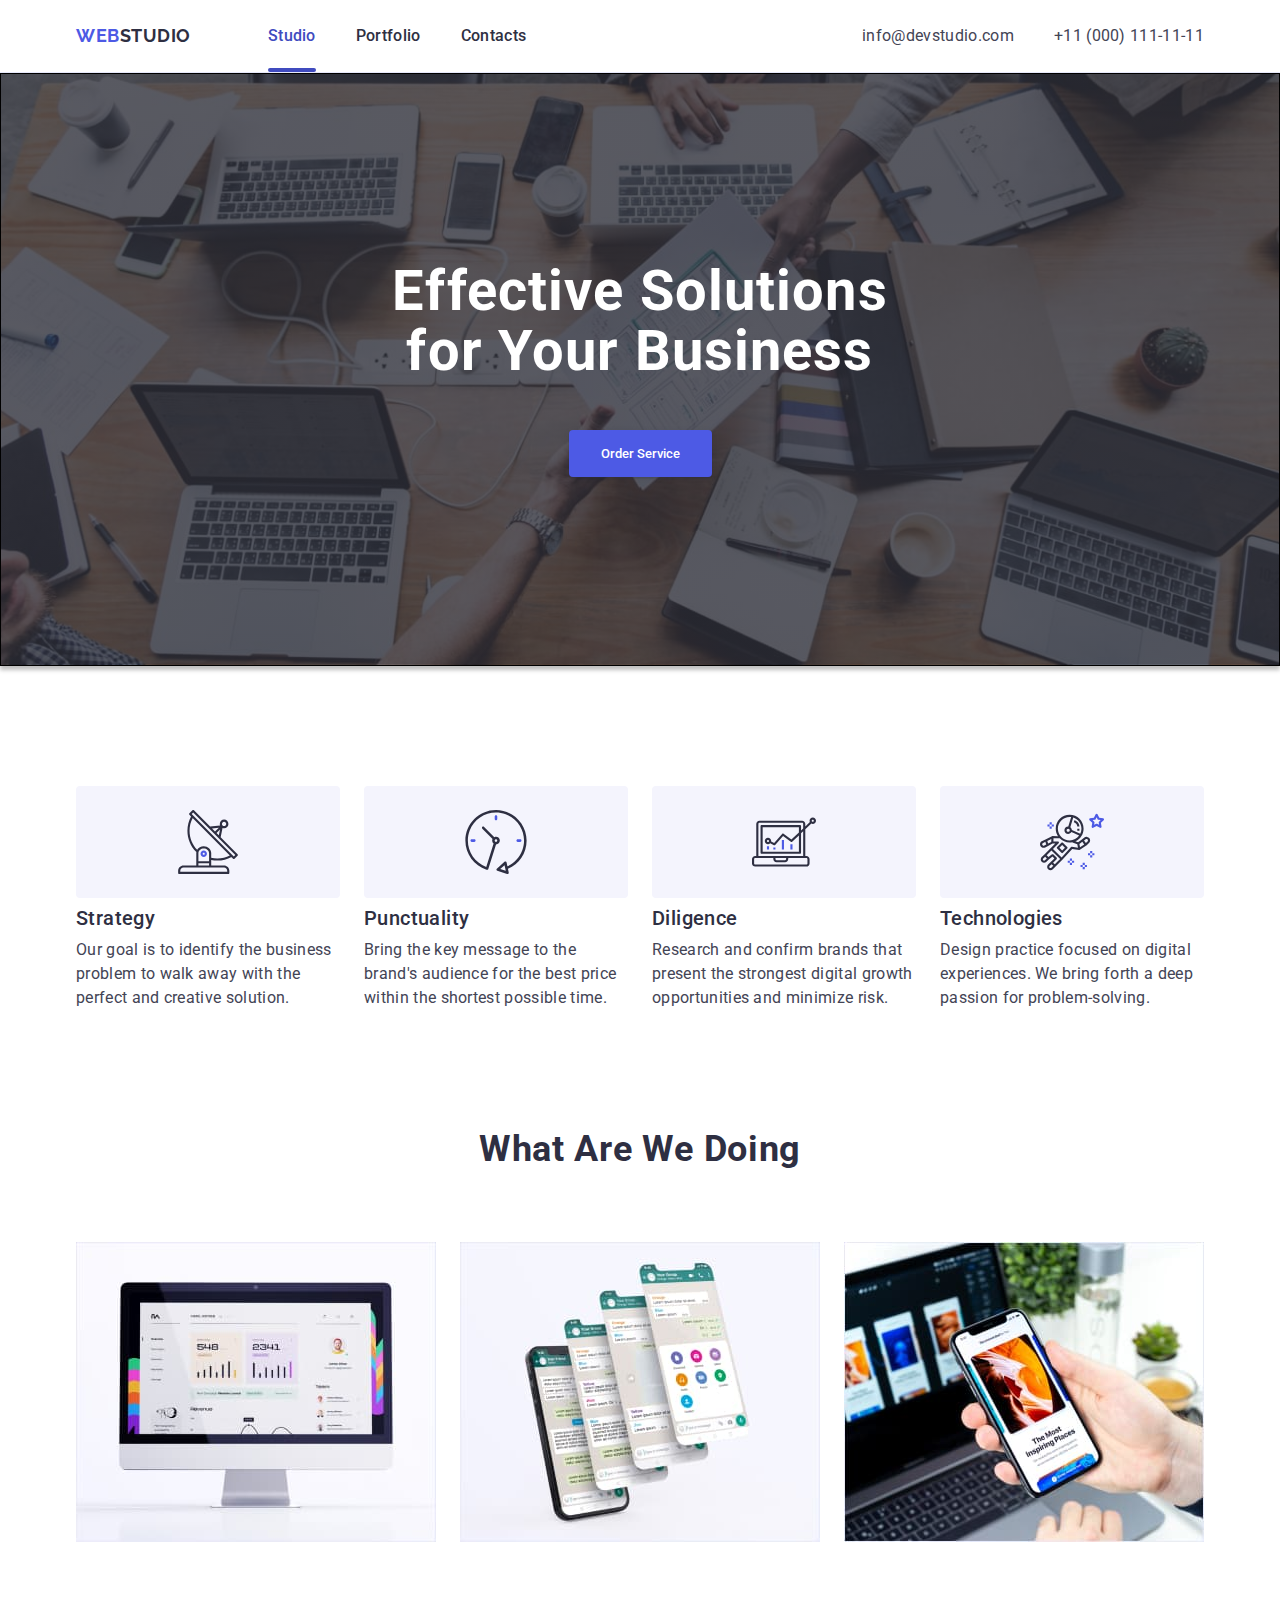
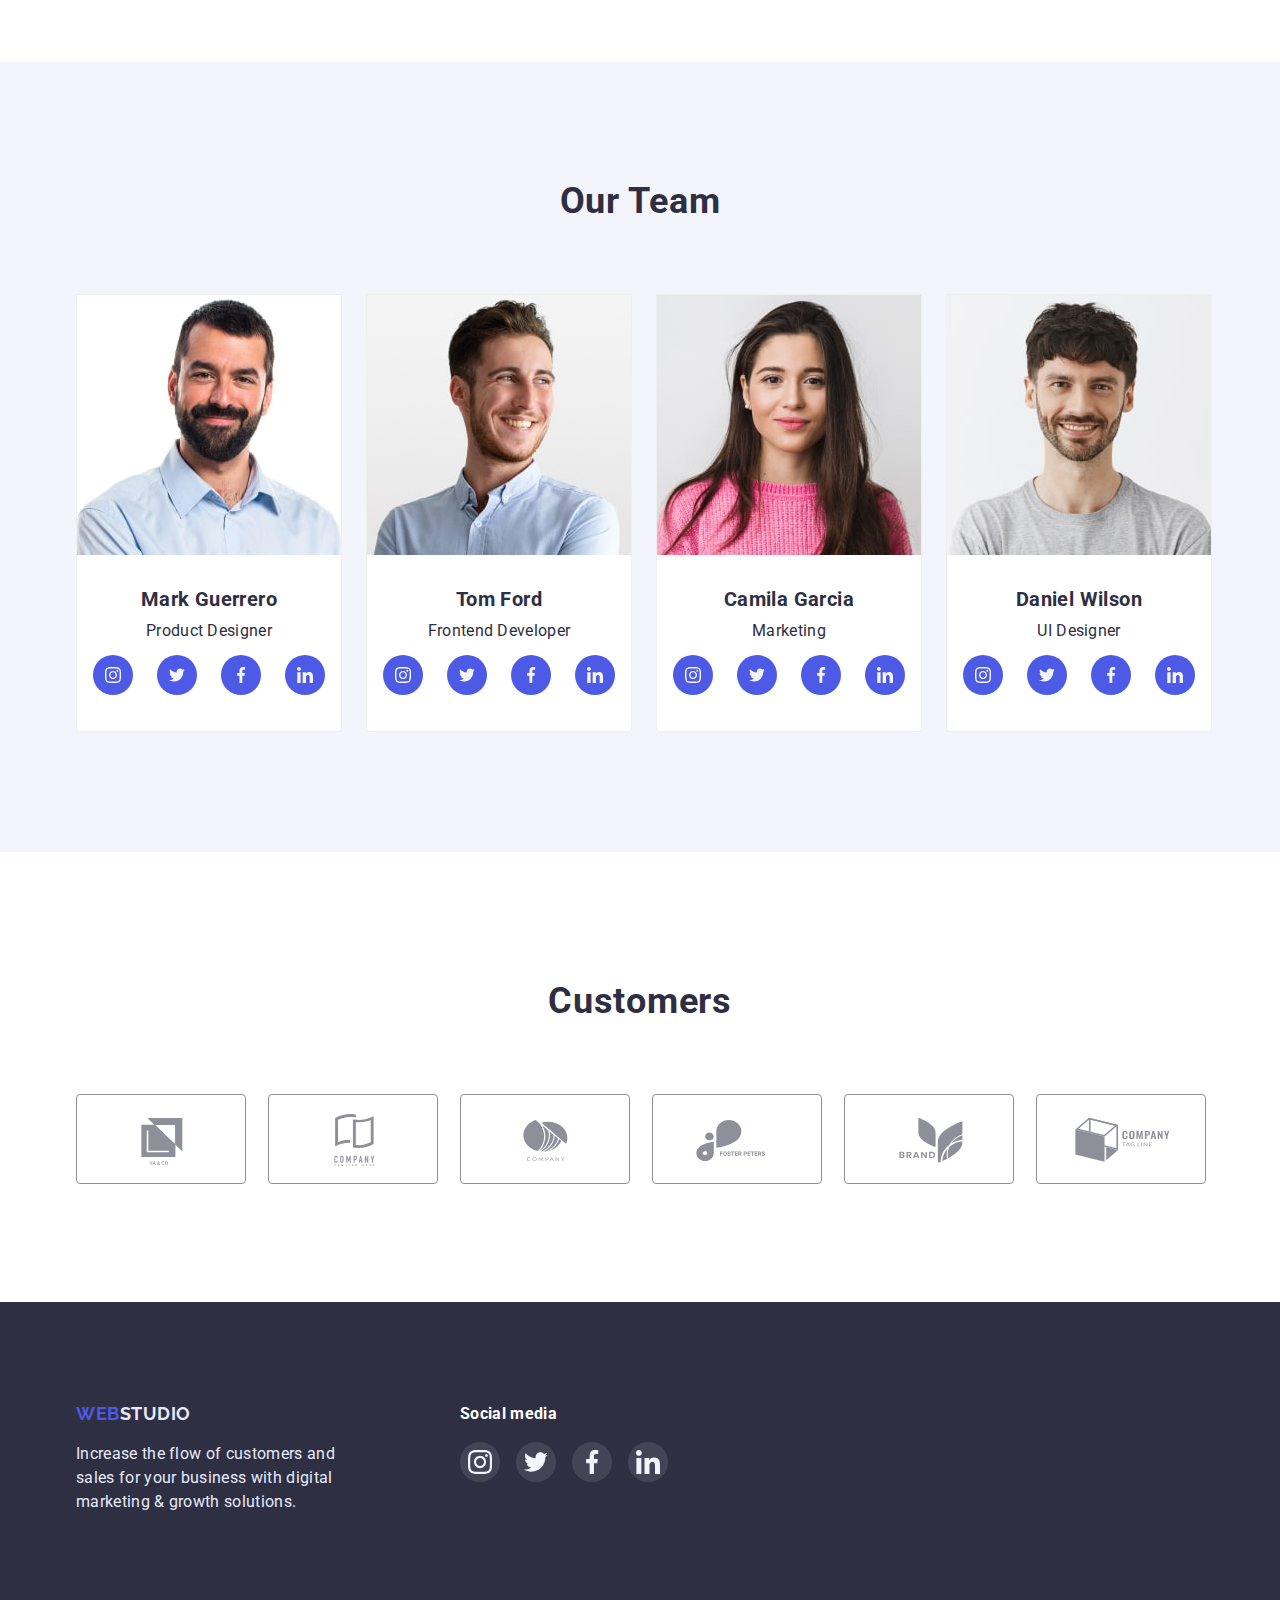
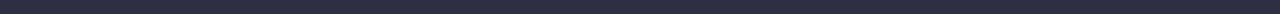
<file: index.html>
<!DOCTYPE html>
<html lang="en">

<head>
    <meta charset="UTF-8">
    <meta http-equiv="X-UA-Compatible" content="IE=edge">
    <meta name="viewport" content="width=device-width, initial-scale=1.0">
    <title>goit-markup-hw-05</title>

    <link rel="preconnect" href="https://fonts.googleapis.com">
    <link rel="preconnect" href="https://fonts.gstatic.com" crossorigin>
    <link
        href="https://fonts.googleapis.com/css2?family=Raleway:wght@700&family=Roboto:wght@400;500;700;900&display=swap"
        rel="stylesheet">
    <link rel="stylesheet" href="./css/style.css">
</head>

<body>
    
    <header class="header">
        <div class="container link">
            <nav class="navigation">
                <a href="./index.html" class="header-logo"><span class="color-web">Web</span>Studio</a>

                <ul class="header-list">
                    <li><a href="./index.html" class="header-link underline">Studio</a></li>
                    <li><a href="./portfolio.html" class="header-link">Portfolio</a></li>
                    <li><a href="" class="header-link">Contacts</a></li>
                </ul>
            </nav>
            <ul class="header-contacts">
                <li class="header-mail">
                    <a class="contacts" href="mailto:info@devstudio.com">info@devstudio.com</a>
                </li>
                <li class="header-phone">
                    <a class="contacts" href="tel:+11(000)1111111">+11 (000) 111-11-11</a>
                </li>
            </ul>
            
        </div>
    </header>

    <main>

        <section class="body background-body">
            <div class="container">
                <h1 class="body-title">Effective Solutions for Your Business</h1>
                <button data-modal-open class="body-title-btn" type="button">Order Service</button>
            </div>
        </section>

        <section class="section-slogan">
            <!-- <h2>section 2</h2> -->
            <div class="container">
                <ul class="section-slogan-col">
                    <li class="col">
                        <div class="slogan-icon">
                            <svg class="section-slogan-icon">
                                <use href="./img/symbol-defs.svg#icon-antenna"></use>
                            </svg>
                        </div>
                        <h3 class="slogan">Strategy</h3>
                        <p class="text">Our goal is to identify the business
                            problem to walk away with the perfect and creative solution. 
                        </p>
                    </li>
                    <li class="col">
                        <div class="slogan-icon">
                            <svg class="section-slogan-icon">
                                <use class="slogan-icon" href="./img/symbol-defs.svg#icon-clock"></use>
                            </svg>
                        </div>
                        <h3 class="slogan">Punctuality</h3>
                        <p class="text">Bring the key message to the brand's audience for the best price within the shortest
                            possible time.</p>
                    </li>
                    <li class="col">
                        <div class="slogan-icon">
                            <svg class="section-slogan-icon">
                                <use href="./img/symbol-defs.svg#icon-diagram"></use>
                            </svg>
                        </div>
                        <h3 class="slogan">Diligence</h3>
                        <p class="text">Research and confirm brands that present the strongest digital growth opportunities
                            and minimize
                            risk.</p>
                    </li>
                    <li class="col">
                        <div class="slogan-icon">
                            <svg class="section-slogan-icon">
                                <use href="./img/symbol-defs.svg#icon-astronaut"></use>
                            </svg>
                        </div>
                        <h3 class="slogan">Technologies</h3>
                        <p class="text">Design practice focused on digital experiences. We bring forth a deep passion for
                            problem-solving.</p>
                    </li>
                </ul>
            </div>
        </section>

        <section class="section">
            <div class="container">
                <h2 class="heading">What are we doing</h2>
                <ul class="image">
                    <li>
                        <img width="360" height="300" src="img/photo-1.jpg" alt="Monitor image">
                    </li>
                                        
                    <li>
                        <img width="360" height="300" src="img/photo-2.jpg" alt="Smartphone image">
                    </li>
                    
                    <li>
                        <img width="360" height="300" src="img/photo-3.jpg" alt="Image of smartphone and laptop">
                    </li>
                </ul>
                
            </div>
        </section>

        <section class="section-team">
            <div class="container">
                <h2 class="heading">Our Team</h2>
                <ul class="container-team">
                
                    <li class="section-team-item">
                        <img class="img" width="264" height="260" src="img/employee-1.jpg" alt="Photo of the employee">
                        <div class="employee-desc">
                            <h3 class="employee">Mark Guerrero</h3>
                            <p class="desc">Product Designer</p>
                            <ul class="team-soc-list">
                                <li class="team-soc-item">
                                    <a href="#" class="team-soc-link">
                                        <svg class="team-soc-icon">
                                            <use href="./img/icons.svg#icon-instagram"></use>
                                        </svg>
                                    </a>
                                </li>
                                <li class="team-soc-item">
                                    <a href="#" class="team-soc-link">
                                        <svg class="team-soc-icon">
                                            <use href="./img/icons.svg#icon-twitter"></use>
                                        </svg>
                                    </a>
                                </li>
                                <li class="team-soc-item">
                                    <a href="#" class="team-soc-link">
                                        <svg class="team-soc-icon">
                                            <use href="./img/icons.svg#icon-facebook"></use>
                                        </svg>
                                    </a>
                                </li>
                                <li class="team-soc-item">
                                    <a href="#" class="team-soc-link">
                                        <svg class="team-soc-icon">
                                            <use href="./img/icons.svg#icon-linkedin"></use>
                                        </svg>
                                    </a>
                                </li>
                            </ul>
                        </div>
                    </li>

                    <li class="section-team-item">
                        <img class="img" width="264" height="260" src="img/employee-2.jpg" alt="Photo of the employee">
                        <div class="employee-desc">
                            <h3 class="employee">Tom Ford</h3>
                            <p class="desc">Frontend Developer</p>
                            <ul class="team-soc-list">
                                <li class="team-soc-item">
                                    <a href="#" class="team-soc-link">
                                        <svg class="team-soc-icon">
                                            <use href="./img/icons.svg#icon-instagram"></use>
                                        </svg>
                                    </a>
                                </li>
                                <li class="team-soc-item">
                                    <a href="#" class="team-soc-link">
                                        <svg class="team-soc-icon">
                                            <use href="./img/icons.svg#icon-twitter"></use>
                                        </svg>
                                    </a>
                                </li>
                                <li class="team-soc-item">
                                    <a href="#" class="team-soc-link">
                                        <svg class="team-soc-icon">
                                            <use href="./img/icons.svg#icon-facebook"></use>
                                        </svg>
                                    </a>
                                </li>
                                <li class="team-soc-item">
                                    <a href="#" class="team-soc-link">
                                        <svg class="team-soc-icon">
                                            <use href="./img/icons.svg#icon-linkedin"></use>
                                        </svg>
                                    </a>
                                </li>
                            </ul>
                        </div>
                    </li>

                    <li class="section-team-item">
                        <img class="img" width="264" height="260" src="img/employee-3.jpg" alt="Photo of the employee">
                        <div class="employee-desc">
                            <h3 class="employee">Camila Garcia</h3>
                            <p class="desc">Marketing</p>
                            <ul class="team-soc-list">
                                <li class="team-soc-item">
                                    <a href="#" class="team-soc-link">
                                        <svg class="team-soc-icon">
                                            <use href="./img/icons.svg#icon-instagram"></use>
                                        </svg>
                                    </a>
                                </li>
                                <li class="team-soc-item">
                                    <a href="#" class="team-soc-link">
                                        <svg class="team-soc-icon">
                                            <use href="./img/icons.svg#icon-twitter"></use>
                                        </svg>
                                    </a>
                                </li>
                                <li class="team-soc-item">
                                    <a href="#" class="team-soc-link">
                                        <svg class="team-soc-icon">
                                            <use href="./img/icons.svg#icon-facebook"></use>
                                        </svg>
                                    </a>
                                </li>
                                <li class="team-soc-item">
                                    <a href="#" class="team-soc-link">
                                        <svg class="team-soc-icon">
                                            <use href="./img/icons.svg#icon-linkedin"></use>
                                        </svg>
                                    </a>
                                </li>
                            </ul>
                        </div>
                    </li>

                    <li class="section-team-item">
                        <img class="img" width="264" height="260" src="img/employee-4.jpg" alt="Photo of the employee">
                        <div class="employee-desc">
                            <h3 class="employee">Daniel Wilson</h3>
                            <p class="desc">UI Designer</p>
                            <ul class="team-soc-list">
                                <li class="team-soc-item">
                                    <a href="#" class="team-soc-link">
                                        <svg class="team-soc-icon">
                                            <use href="./img/icons.svg#icon-instagram"></use>
                                        </svg>
                                    </a>
                                </li>
                                <li class="team-soc-item">
                                    <a href="#" class="team-soc-link">
                                        <svg class="team-soc-icon">
                                            <use href="./img/icons.svg#icon-twitter"></use>
                                        </svg>
                                    </a>
                                </li>
                                <li class="team-soc-item">
                                    <a href="#" class="team-soc-link">
                                        <svg class="team-soc-icon">
                                            <use href="./img/icons.svg#icon-facebook"></use>
                                        </svg>
                                    </a>
                                </li>
                                <li class="team-soc-item">
                                    <a href="#" class="team-soc-link">
                                        <svg class="team-soc-icon">
                                            <use href="./img/icons.svg#icon-linkedin"></use>
                                        </svg>
                                    </a>
                                </li>
        
                            </ul>
                        </div>
                    </li>
                    
                </ul>
            </div>
        </section>

        <section class="customers-section">
            <div class="container">
                <h2 class="heading">Customers</h2>
                <div class="customers-icons">
                    <ul class="customers-list">
                        <li class="customers-item">
                            <a href="#" class="customers-link">
                                <svg class="svg-customers">
                                    <use href="./img/customers.svg#icon-customer-1"></use>
                                </svg>
                            </a>
                        </li>
                        <li class="customers-item">
                            <a href="#" class="customers-link">
                                <svg class="svg-customers">
                                    <use href="./img/customers.svg#icon-customer-2"></use>
                                </svg>
                            </a>
                        </li>
                        <li class="customers-item">
                            <a href="#" class="customers-link">
                                <svg class="svg-customers">
                                    <use href="./img/customers.svg#icon-customer-3"></use>
                                </svg>
                            </a>
                        </li>
                        <li class="customers-item">
                            <a href="#" class="customers-link">
                                <svg class="svg-customers">
                                    <use href="./img/customers.svg#icon-customer-4"></use>
                                </svg>
                            </a>
                        </li>
                        <li class="customers-item">
                            <a href="#" class="customers-link">
                                <svg class="svg-customers">
                                    <use href="./img/customers.svg#icon-customer-5"></use>
                                </svg>
                            </a>
                        </li>
                        <li class="customers-item">
                            <a href="#" class="customers-link">
                                <svg class="svg-customers">
                                    <use href="./img/customers.svg#icon-customer-6"></use>
                                </svg>
                            </a>
                        </li>
                    </ul>
                </div>
            </div>
        </section>

    </main>

    <footer class="footer">
        <div class="footer-container container">
            <div class="container-logo">
                <a href="/" class="logo-footer"><span class="color-web">Web</span>Studio</a>
                <p>Increase the flow of customers and sales for your business with digital marketing & growth solutions.</p>
            </div>
            <div class="container-soc">
                <p class="footer-header">Social media</p>
                <div class="footer-container-soc">
                    <ul class="container-soc-list">
                        <li class="container-soc-item">
                            <a href="#" class="container-soc-link">
                                <svg class="container-soc-icon">
                                    <use href="./img/icons.svg#icon-instagram"></use>
                                </svg>
                            </a>
                        </li>
                        <li class="container-soc-item">
                            <a href="#" class="container-soc-link">
                                <svg class="container-soc-icon">
                                    <use href="./img/icons.svg#icon-twitter"></use>
                                </svg>
                            </a>
                        </li>
                        <li class="container-soc-item">
                            <a href="#" class="container-soc-link">
                                <svg class="container-soc-icon">
                                    <use href="./img/icons.svg#icon-facebook"></use>
                                </svg>
                            </a>
                        </li>
                        <li class="container-soc-item">
                            <a href="#" class="container-soc-link">
                                <svg class="container-soc-icon">
                                    <use href="./img/icons.svg#icon-linkedin"></use>
                                </svg>
                            </a>
                        </li>
                    </ul>
                </div>
            </div>
        </div>
    </footer>

    <div class="backdrop is-hidden" data-modal>
        <div class="modal">
            <button data-modal-close type="button" class="modal-btn">
                <svg class="modal-icon" width="8" height="8">
                    <use href="./img/icons.svg#icon-close"></use>
                </svg>
            </button>
        </div>
    </div>
    <script src="./js/modal.js"></script>

</body>

</html>
</file>
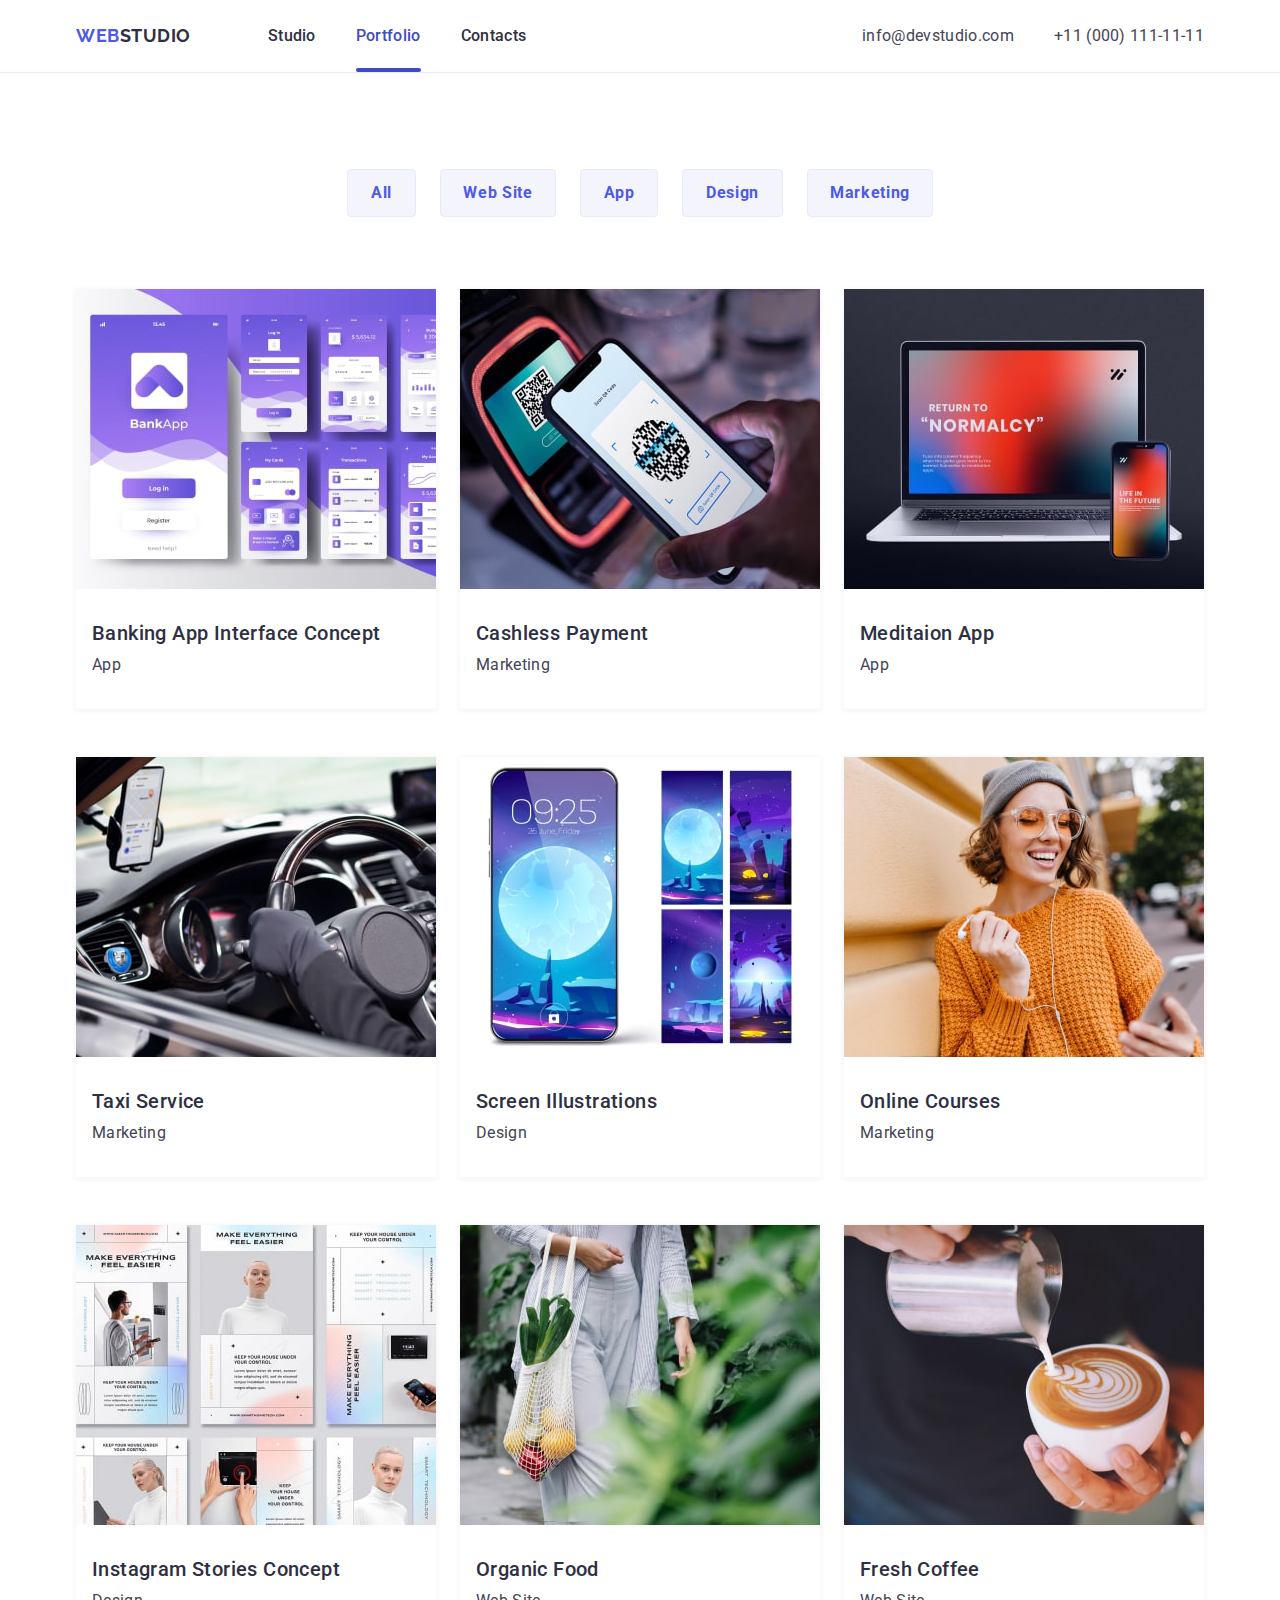
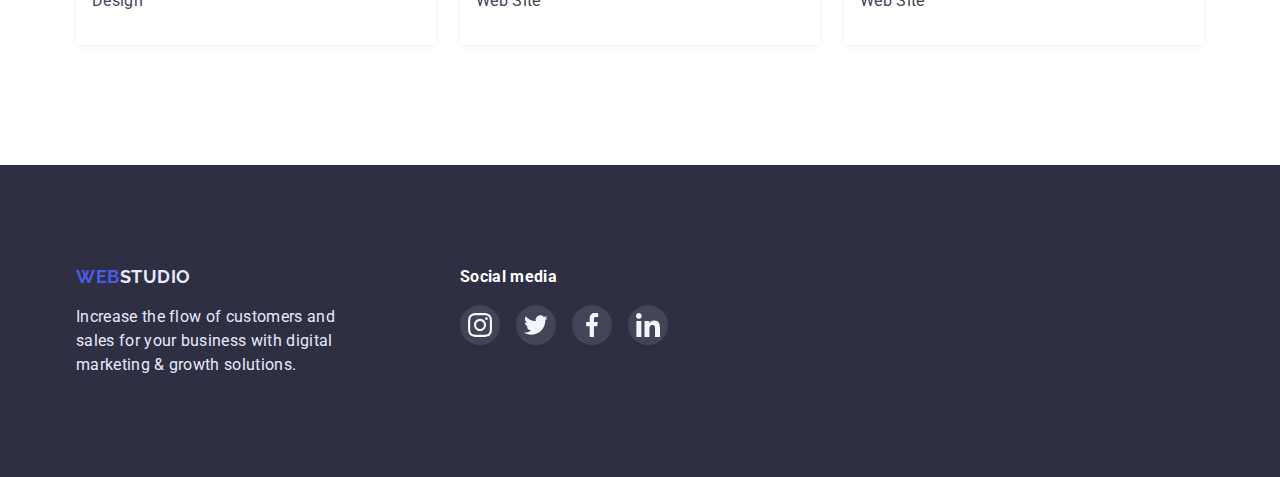
<file: portfolio.html>
<!DOCTYPE html>
<html lang="en">

<head>
    <meta charset="UTF-8">
    <meta http-equiv="X-UA-Compatible" content="IE=edge">
    <meta name="viewport" content="width=device-width, initial-scale=1.0">
    <title>goit-markup-hw-05/portfolio</title>

    <link rel="preconnect" href="https://fonts.googleapis.com">
    <link rel="preconnect" href="https://fonts.gstatic.com" crossorigin>
    <link
        href="https://fonts.googleapis.com/css2?family=Raleway:wght@700&family=Roboto:wght@400;500;700;900&display=swap"
        rel="stylesheet">
    <link rel="stylesheet" href="./css/style.css">
</head>

<body>
    <header class="header">
        <div class="container link">
            <nav class="navigation">
                <a href="index.html" class="header-logo"><span class="color-web">Web</span>Studio</a>

                <ul class="header-list">
                    <li><a href="./index.html" class="header-link">Studio</a></li>
                    <li><a href="./portfolio.html" class="header-link underline">Portfolio</a></li>
                    <li><a href="#" class="header-link">Contacts</a></li>
                </ul>
            </nav>

            <ul class="header-contacts">
                <li class="header-mail">
                    <a class="contacts" href="mailto:info@devstudio.com">info@devstudio.com</a>
                </li>
                <li class="header-phone">
                    <a class="contacts" href="tel:+11(000)1111111">+11 (000) 111-11-11</a>
                </li>
            </ul>
            
        </div>
    </header>

    <main>

        <section class="body-btn">

            <div class="container">

                <h1 class="container-portfolio">Portfolio</h1>
            
                <ul class="container-body">

                    <li>
                        <button class="body-btn-all" type="button">All</button>
                    </li>

                    <li>
                        <button class="body-btn-web" type="button">Web Site</button>
                    </li>

                    <li>
                        <button class="body-btn-app" type="button">App</button>
                    </li>

                    <li>
                        <button class="body-btn-design" type="button">Design</button>
                    </li>

                    <li>
                        <button class="body-btn-marketing" type="button">Marketing</button>
                    </li>
                </ul>

                <ul class="container-items">

                    <!--<h2>Items</h2>-->

                    <li class="body-btn-items">
                        <a class="portfolio-link" href="#">
                            <div class="portfolio-link-img">
                                <div class="overlay">
                                    <img width="360" height="300" src="./img/portfolio-1.jpg" alt="App in phone">
                                    <div class="box-slyde">
                                        <p class="content-slyde">14 Stylish and User-Friendly App Design Concepts · Task Manager App · Calorie Tracker App · Exotic Fruit Ecommerce App · Cloud Storage App</p>
                                    </div>
                                </div>
                                <div class="container-body-dtn">
                                    <h3>Banking App Interface Concept</h3>
                                    <p>App</p>
                                </div>
                            </div>
                        </a>
                    </li>

                    <li class="body-btn-items">
                        <a class="portfolio-link" href="#">
                            <div class="portfolio-link-img">
                                <div class="overlay">
                                    <img width="360" height="300" src="./img/portfolio-2.jpg" alt="Cashless payment">
                                    <div class="box-slyde">
                                        <p class="content-slyde">14 Stylish and User-Friendly App Design Concepts · Task Manager App · Calorie Tracker App · Exotic Fruit Ecommerce App · Cloud Storage App</p>
                                    </div>
                                </div>
                                <div class="container-body-dtn">
                                    <h3>Cashless Payment</h3>
                                    <p>Marketing</p>
                                </div>
                            </div>
                        </a>
                    </li>

                    <li class="body-btn-items">
                        <a class="portfolio-link" href="#">
                            <div class="portfolio-link-img">
                                <div class="overlay">
                                    <img width="360" height="300" src="./img/portfolio-3.jpg" alt="Meditaion app">
                                    <div class="box-slyde">
                                        <p class="content-slyde">14 Stylish and User-Friendly App Design Concepts · Task Manager App · Calorie Tracker App · Exotic Fruit Ecommerce App · Cloud Storage App</p>
                                    </div>
                                </div>
                                <div class="container-body-dtn">
                                    <h3>Meditaion App</h3>
                                    <p>App</p>
                                </div>
                            </div>
                        </a>
                    </li>

                    <li class="body-btn-items">
                        <a class="portfolio-link" href="#">
                            <div class="portfolio-link-img">
                                <div class="overlay">
                                    <img width="360" height="300" src="./img/portfolio-4.jpg" alt="Taxi service">
                                    <div class="box-slyde">
                                        <p class="content-slyde">14 Stylish and User-Friendly App Design Concepts · Task Manager App · Calorie Tracker App · Exotic Fruit Ecommerce App · Cloud Storage App</p>
                                    </div>
                                </div>
                                <div class="container-body-dtn">
                                    <h3>Taxi Service</h3>
                                    <p>Marketing</p>
                                </div>
                            </div>
                        </a>
                    </li>

                    <li class="body-btn-items">
                        <a class="portfolio-link" href="#">
                            <div class="portfolio-link-img">
                                <div class="overlay">
                                    <img width="360" height="300" src="./img/portfolio-5.jpg" alt="Screen illustrations">
                                    <div class="box-slyde">
                                        <p class="content-slyde">14 Stylish and User-Friendly App Design Concepts · Task Manager App · Calorie Tracker App · Exotic Fruit Ecommerce App · Cloud Storage App</p>
                                    </div>
                                </div>
                                <div class="container-body-dtn">
                                    <h3>Screen Illustrations</h3>
                                    <p>Design</p>
                                </div>
                            </div>
                        </a>
                    </li>

                    <li class="body-btn-items">
                        <a class="portfolio-link" href="#">
                            <div class="portfolio-link-img">
                                <div class="overlay">
                                    <img width="360" height="300" src="./img/portfolio-6.jpg" alt="Online courses">
                                    <div class="box-slyde">
                                        <p class="content-slyde">14 Stylish and User-Friendly App Design Concepts · Task Manager App · Calorie Tracker App · Exotic Fruit Ecommerce App · Cloud Storage App</p>
                                    </div>
                                </div>
                                <div class="container-body-dtn">
                                    <h3>Online Courses</h3>
                                    <p>Marketing</p>
                                </div>
                            </div>
                        </a>
                    </li>

                    <li class="body-btn-items">
                        <a class="portfolio-link" href="#">
                            <div class="portfolio-link-img">
                                <div class="overlay">
                                    <img width="360" height="300" src="./img/portfolio-7.jpg" alt="Instagram stories concept">
                                    <div class="box-slyde">
                                        <p class="content-slyde">14 Stylish and User-Friendly App Design Concepts · Task Manager App · Calorie Tracker App · Exotic Fruit Ecommerce App · Cloud Storage App</p>
                                    </div>
                                </div>
                                <div class="container-body-dtn">
                                    <h3>Instagram Stories Concept</h3>
                                    <p>Design</p>
                                </div>
                            </div>
                        </a>
                    </li>

                    <li class="body-btn-items">
                        <a class="portfolio-link" href="#">
                            <div class="portfolio-link-img">
                                <div class="overlay">
                                    <img width="360" height="300" src="./img/portfolio-8.jpg" alt="Organic food">
                                    <div class="box-slyde">
                                        <p class="content-slyde">14 Stylish and User-Friendly App Design Concepts · Task Manager App · Calorie Tracker App · Exotic Fruit Ecommerce App · Cloud Storage App</p>
                                    </div>
                                </div>
                                <div class="container-body-dtn">
                                    <h3>Organic Food</h3>
                                    <p>Web Site</p>
                                </div>
                            </div>
                        </a>
                    </li>

                    <li class="body-btn-items">
                        <a class="portfolio-link" href="#">
                            <div class="portfolio-link-img">
                                <div class="overlay">
                                    <img width="360" height="300" src="./img/portfolio-9.jpg" alt="Fresh coffee">
                                    <div class="box-slyde">
                                        <p class="content-slyde">14 Stylish and User-Friendly App Design Concepts · Task Manager App · Calorie Tracker App · Exotic Fruit Ecommerce App · Cloud Storage App</p>
                                    </div>
                                </div>
                                <div class="container-body-dtn">
                                    <h3>Fresh Coffee</h3>
                                    <p>Web Site</p>
                                </div>
                            </div>
                        </a>
                    </li>
                    

                </ul>

            </div>

        </section>

    </main>

    <footer class="footer">
        <div class="footer-container container">
            <div class="container-logo">
                <a href="/" class="logo-footer"><span class="color-web">Web</span>Studio</a>
                <p>Increase the flow of customers and sales for your business with digital marketing & growth solutions.</p>
            </div>
            <div class="container-soc">
                <p class="footer-header">Social media</p>
                <div class="footer-container-soc">
                    <ul class="container-soc-list">
                        <li class="container-soc-item">
                            <a href="#" class="container-soc-link">
                                <svg class="container-soc-icon">
                                    <use href="./img/icons.svg#icon-instagram"></use>
                                </svg>
                            </a>
                        </li>
                        <li class="container-soc-item">
                            <a href="#" class="container-soc-link">
                                <svg class="container-soc-icon">
                                    <use href="./img/icons.svg#icon-twitter"></use>
                                </svg>
                            </a>
                        </li>
                        <li class="container-soc-item">
                            <a href="#" class="container-soc-link">
                                <svg class="container-soc-icon">
                                    <use href="./img/icons.svg#icon-facebook"></use>
                                </svg>
                            </a>
                        </li>
                        <li class="container-soc-item">
                            <a href="#" class="container-soc-link">
                                <svg class="container-soc-icon">
                                    <use href="./img/icons.svg#icon-linkedin"></use>
                                </svg>
                            </a>
                        </li>
                    </ul>
                </div>
            </div>
        </div>
    </footer>

</body>

</html>
</file>
<file: css/style.css>
body {
    font-family: 'Raleway', sans-serif;
    font-family: 'Roboto', sans-serif;
    margin: 0;
}

img {
    display: block;
}

.container {
    max-width: 1128px;
    margin: 0 auto;
    padding-left: 15px;
    padding-right: 15px;
}

.color-web {
    font-weight: 700;
    font-size: 18px;
    line-height: 1.33;
    letter-spacing: 0.03em;
    text-transform: uppercase;
    color: #4D5AE5;
    text-decoration: none;
}

.header {
    border-bottom: 1px solid #E7E9FC;

}

.link {
    display: flex;
    align-items: center;
}

.navigation {
    display: flex;
    align-items: center;
}

.header-logo {
    font-family: 'Raleway';
    font-weight: 700;
    font-size: 18px;
    line-height: 1.33;
    display: flex;
    align-items: center;
    letter-spacing: 0.03em;
    text-transform: uppercase;
    color: #2E2F42;
    text-decoration: none;
    margin-right: 77px;
}


.header-list {
    display: flex;
    list-style: none;
    padding: 0;
    margin-top: 0;
    margin-bottom: 0;
}

.header-list li {
    margin-right: 40px;
}

.header-list li:last-child {
    margin-right: 0;
}

.header-link {
    font-weight: 500;
    font-size: 16px;
    line-height: 1.5;
    letter-spacing: 0.02em;
    color: #2E2F42;
    text-decoration: none;
    font-family: inherit;
    display: block;
    padding-top: 24px;
    padding-bottom: 24px;
    position: relative;
    transition: color 250ms cubic-bezier(0.4, 0, 0.2, 1);
}

.header-link:hover,
.header-link:focus {
    color: #434455;
}

.header-link:active {
    color: #4D5AE5;
}

.underline::after {
    position: absolute;
    content: "";
    display: block;
    width: 100%;
    height: 4px;
    background-color: #404BBF;
    bottom: 0;
    left: 0;
    border-radius: 2px;

}

.underline {
    color: #404BBF;
}

.header-contacts {
    display: flex;
    margin-left: auto;

    list-style: none;
    margin-top: 0;
    margin-bottom: 0;
    padding: 0;
}


.header-contacts li {
    margin-right: 40px;
}

.header-contacts li:last-child {
    margin-right: 0;
}

.contacts {
    color: #434455;
    font-size: 16;
    line-height: 1.5;
    letter-spacing: 0.02em;
    text-decoration: none;

    transition: color 250ms cubic-bezier(0.4, 0, 0.2, 1);
}

.contacts:focus,
.contacts:hover {
    color: #404BBF;
}

.body {
    text-align: center;
    padding-top: 188px;
    padding-bottom: 188px;
}


.body-title {
    font-family: 'Roboto';
    font-weight: 700;
    font-size: 56px;
    line-height: 1.07;
    letter-spacing: 0.02em;
    color: #FFFFFF;
    margin-top: 0;
    margin-bottom: 48px;
    width: 496px;
    margin-left: auto;
    margin-right: auto;
    transition: color 250ms cubic-bezier(0.4, 0, 0.2, 1);
}

.body-title-btn:hover {
    background: #404BBF;
    box-shadow: 0px 4px 4px rgba(0, 0, 0, 0.15);
}

.body-title-btn {
    font-family: 'Roboto';
    font-weight: 500;
    display: flex;
    align-items: flex-start;
    padding: 16px 32px;
    background: #4D5AE5;
    color: #FFFFFF;
    cursor: pointer;
    border-radius: 4px;
    margin-left: auto;
    margin-right: auto;
    border: 0;
    box-shadow: 0px 1px 6px rgba(46, 47, 66, 0.08), 0px 1px 1px rgba(46, 47, 66, 0.16), 0px 2px 1px rgba(46, 47, 66, 0.08);
}

.background-body {
    max-width: 1440px;
    margin-left: auto;
    margin-right: auto;
    background-size: cover;
    background-position: center;
    background-repeat: no-repeat;
    background-image: linear-gradient(to right, rgba(47, 48, 58, 0.8), rgba(47, 48, 58, 0.8)), url("../img/body-fon\ \(1\).jpg");
    border: 1px solid #000000;
    box-sizing: border-box;
    box-shadow: 0px 4px 4px rgba(0, 0, 0, 0.25);
}

.section-slogan {
    padding-top: 120px;
    padding-bottom: 120px;
}

.section-slogan-col {
    display: flex;
    gap: 24px;
    list-style: none;
    padding-left: 0;
    margin: 0;
}


.slogan-icon {
    margin-bottom: 8px;
    width: 264px;
    height: 112px;
    justify-content: center;
    display: flex;
    border-radius: 4px;
    align-items: center;
    background: #F4F4FD;
}

.section-slogan-icon {
    width: 64px;
    height: 64px;
}

.slogan {
    font-family: 'Roboto';
    font-weight: 500;
    font-size: 20px;
    line-height: 1.2;
    letter-spacing: 0.02em;
    color: #2E2F42;
    width: 264px;
    height: 24px;
    margin: 0;

}

.text {
    font-size: 16px;
    line-height: 1.5;
    letter-spacing: 0.02em;
    color: #434455;
    width: 264px;
    height: 72px;
    margin-top: 8px;
    margin-bottom: 0;
}

.section {
    padding-bottom: 120px;
}

.heading {
    font-family: 'Roboto';
    font-weight: 700;
    font-size: 36px;
    line-height: 1.11;
    text-align: center;
    letter-spacing: 0.02em;
    text-transform: capitalize;
    color: #2E2F42;
    margin-top: 0;
    margin-bottom: 72px;
}

.image {
    display: flex;
    gap: 24px;
    list-style: none;
    margin-top: 0;
    margin-bottom: 0;
    padding-left: 0;
}

.section-team {
    background: #F4F4FD;
    padding-top: 120px;
    padding-bottom: 120px;
}

.container-team {
    display: flex;
    gap: 24px;
    margin: 0;
    padding-left: 0;
}

.section-team-item {
    list-style: none;
    display: flex;
    flex-direction: column;
    justify-content: center;
    margin-top: 0;
    margin-bottom: 0;
    padding-left: 0;
    background: #FFFFFF;
    box-sizing: border-box;
    text-align: center;
    border-radius: 0px 0px 4px 4px;
    border: 0.5px solid #2E2F4214;
}

.employee-desc {
    padding-top: 32px;
    padding-bottom: 36px;
}

.employee  {
    margin-top: 0;
    color: #2E2F42;
    font-size: 20px;
    line-height: 1.2;
    letter-spacing: 0.02em;
    font-family: 'Roboto';
    font-weight: 700;
    text-align: center;
    margin-bottom: 8px;
}

.desc {
    margin: 0;
    color: #2E2F42;
    font-size: 16px;
    line-height: 1.5;
    letter-spacing: 0.02em;
    text-align: center;
}

.team-soc-list{
    display: flex;
    justify-content: space-between;
    padding: 12px 16px 0 16px; 
    align-items: center;
}

.team-soc-item{
    list-style: none;
    gap: 24px;
    padding-right: 24px;
}

.team-soc-item:last-child {
    padding-right: 0;
}

.team-soc-link{
    width: 40px;
    height: 40px;
    cursor: pointer;
    display: flex;
    border-radius: 50%;
    background-color: #4D5AE5;
    justify-content: center;
    align-items: center;
    transition: background-color 250ms cubic-bezier(0.4, 0, 0.2, 1);
}

.team-soc-link:hover {
    background: #404BBF;
}

.team-soc-icon{
    width: 16px;
    height: 16px;
    cursor: pointer;
    display: flex;
    justify-content: center;
    align-items: center;
}

.customers-section {
    padding-top: 130px;
    padding-bottom: 120px;

}

.customers-icons {
    box-sizing: border-box;
}

.customers-list {
    list-style: none;
    padding: 0;
    margin: 0;
    display: flex;
    justify-content: center;
}

.customers-item {
    margin-right: 24px;
    width: 168px;
    height: 88px;
}
.customers-item:last-child {
    margin-right: 0;
}

.customers-link {
    display: flex;
    border: 1px solid #8E8F99;
    border-radius: 4px;
    width: 100%;
    height: 100%;
    justify-content: center;
    align-items: center;
    color: #8E8F99;
    transition: color 250ms cubic-bezier(0.4, 0, 0.2, 1), border 250ms cubic-bezier(0.4, 0, 0.2, 1);
}

.customers-link:focus,
.customers-link:hover {
    border: 1px solid #4D5AE5;
    color: #4D5AE5;
}

.svg-customers {
    width: 104px;
    height: 56px;
    display: flex;
    fill: currentColor;
}

.svg-customers:hover {
    fill: currentColor;
}

.footer-container{
    display: flex;
}

.container-soc {
    padding-left: 120px;
}

.footer-container-soc {
    list-style: none;
}

.container-soc-item{
    margin-right: 16px;
}

.container-soc-item:last-child {
    margin-right: 0;
}

.container-soc-link{
    width: 40px;
    height: 40px;
    border-radius: 50%;
    background-color: rgba(255, 255, 255, 0.1);
    display: flex;
    justify-content: center;
    align-items: center;

    transition: background-color 250ms cubic-bezier(0.4, 0, 0.2, 1);
}

.container-soc-link:hover {
    background: #31D0AA;
}

.container-soc-list {
    list-style: none;
    display: flex;
    padding: 0;
    margin: 0;
}

.container-soc-icon {
    display: flex;
    align-items: center;
    justify-content: center;
    width: 24px;
    height: 24px;
}

.footer-header{
    font-weight: 700;
    font-size: 16px;
    line-height: 1.5;
    letter-spacing: 0.02em;
    color: #FFFFFF;
    margin-bottom: 16px;
    margin-top: 0;
}

.footer {
    background: #2E2F42;
    margin-top: 0;
    margin-bottom: 0;
    padding-top: 100px;
    padding-bottom: 100px;
}

.logo-footer {
    font-family: 'Raleway';
    font-weight: 700;
    font-size: 18px;
    line-height: 1.33;
    letter-spacing: 0.03em;
    text-transform: uppercase;
    color: #E7E9FC;
    text-decoration: none;
}

.container-logo p {
    font-weight: 400;
    font-size: 16px;
    line-height: 1.5;
    letter-spacing: 0.02em;
    color: #E7E9FC;
    margin-top: 0;
    margin-bottom: 0; 
    box-sizing: border-box;
    width: 264px;
    height: 72px;  
    margin-top: 16px;
}

/*______________PORTFOLIO______________*/

.body-btn button{
    transition: color 250ms cubic-bezier(0.4, 0, 0.2, 1), background-color 250ms cubic-bezier(0.4, 0, 0.2, 1), border 250ms cubic-bezier(0.4, 0, 0.2, 1), box-shadow 250ms cubic-bezier(0.4, 0, 0.2, 1);
}

.body-btn button:hover,
.body-btn button:focus {
    border: #4D5AE5;
    background: #4D5AE5;
    color: #FFFFFF;
    box-shadow: 0px 3px 1px rgba(0, 0, 0, 0.1), 0px 2px 1px rgba(0, 0, 0, 0.08), 0px 2px 2px rgba(0, 0, 0, 0.12);
}

.container-portfolio {
    position: absolute;
    width: 1px;
    height: 1px;
    margin: -1px;
    border: 0;
    padding: 0;
    white-space: nowrap;
    clip-path: inset(100%);
    clip: rect(0 0 0 0);
    overflow: hidden;
}

.body-btn {
    padding-top: 96px;
    padding-bottom: 120px;
}

.container-body {
    margin-top: 0;
    padding: 0;
    display: flex;
    justify-content: center;
    margin-bottom: 72px;
    list-style: none;
}

.container-body li {
    margin-right: 24px;

}

.container-body li:last-child {
    margin-right: 0;
}

.body-btn-all {
    width: 69px;
    height: 48px;
    background: #F4F4FD;
    border: 1px solid #E7E9FC;
    border-radius: 4px;
    color: #4D5AE5;
    font-family: 'Roboto';
    font-weight: 700;
    font-size: 16px;
    line-height: 1.5;
    letter-spacing: 0.04em;
    cursor: pointer;
}

.body-btn-web {
    width: 116px;
    height: 48px;
    background: #F4F4FD;
    border: 1px solid #E7E9FC;
    border-radius: 4px;
    color: #4D5AE5;
    font-family: 'Roboto';
    font-weight: 700;
    font-size: 16px;
    line-height: 1.5;
    letter-spacing: 0.04em;
    cursor: pointer;
}

.body-btn-app {
    background: #F4F4FD;
    border: 1px solid #E7E9FC;
    border-radius: 4px;
    width: 78px;
    height: 48px;
    color: #4D5AE5;
    font-family: 'Roboto';
    font-weight: 700;
    font-size: 16px;
    line-height: 1.5;
    letter-spacing: 0.04em;
    cursor: pointer;
}

.body-btn-design {
    background: #F4F4FD;
    border: 1px solid #E7E9FC;
    border-radius: 4px;
    width: 101px;
    height: 48px;
    color: #4D5AE5;
    font-family: 'Roboto';
    font-weight: 700;
    font-size: 16px;
    line-height: 1.5;
    letter-spacing: 0.04em;
    cursor: pointer;
}

.body-btn-marketing {
    background: #F4F4FD;
    border: 1px solid #E7E9FC;
    border-radius: 4px;
    width: 126px;
    height: 48px;
    color: #4D5AE5;
    font-family: 'Roboto';
    font-weight: 700;
    font-size: 16px;
    line-height: 1.5;
    letter-spacing: 0.04em;
    cursor: pointer;
}

.body-btn-items {
    box-sizing: border-box;
    width: 360px;
    height: 420px;
    padding-left: 0;
    margin: 0;

}

.container-body-dtn {
    border-top: none;
    padding-top: 32px;
    padding-bottom: 32px;
    padding-left: 16px;
}

.portfolio-link {
    box-shadow: 0px 1px 6px rgba(46, 47, 66, 0.08);
    display: block;
    text-decoration: none;
    transition: box-shadow 250ms cubic-bezier(0.4, 0, 0.2, 1);
}

.portfolio-link:hover {
    box-shadow: 0px 1px 6px rgba(46, 47, 66, 0.08), 0px 1px 1px rgba(46, 47, 66, 0.16), 0px 2px 1px rgba(46, 47, 66, 0.08);
}



.box-slyde {
    position: absolute;
    top: 0;
    right: 0;
    display: flex;
}

.content-slyde {
    color: #F4F4FD;
    line-height: 1.5;
    font-size: 16px;
    letter-spacing: 0.02em;
    padding-top: 40px;
    padding-left: 32px;
    padding-right: 32px;
    margin: 0;
}

.overlay::before {
    content: '';
    position: absolute;
    top: 0;
    left: 0;
    width: 100%;
    height: 100%;
    background-color: #4D5AE5;
    transform: translateY(100%);
    padding: 40px 36px 164px;
    transition: transform 250ms cubic-bezier(0.4, 0, 0.2, 1);
}

.portfolio-link:hover .overlay::before{
    transform: translateY(0);
}


.container-items {
    display: flex;
    flex-wrap: wrap;
    padding-left: 0;
    margin: 0;
    row-gap: 48px;
    column-gap: 24px;
}



.body-btn-items {
    list-style: none;
}

.overlay {
    position: relative;
    overflow: hidden;
}

.box-slyde {
    transform: translateY(200%);
    transition: transform 250ms cubic-bezier(0.4, 0, 0.2, 1);
}


.portfolio-link:hover .box-slyde {
    transform: translateY(0);
}

.container-body-dtn h3 {
    font-family: 'Roboto';
    font-weight: 500;
    font-size: 20px;
    line-height: 1.2;
    letter-spacing: 0.02em;
    color: #2E2F42;
    margin-bottom: 8px;
    margin-top: 0;
    margin-left: 0;
}

.container-body-dtn p {
    font-family: 'Roboto';
    font-weight: 400;
    font-size: 16px;
    line-height: 1.5;
    letter-spacing: 0.02em;
    color: #434455;
    margin: 0;
}

/*________modal_________*/

.backdrop {
    position: fixed;
    top: 0;
    left: 0;
    width: 100%;
    height: 100%;
    background-color: rgba(46, 47, 66, 0.4);
    opacity: 1;
    transition: opacity 250ms cubic-bezier(0.4, 0, 0.2, 1);
    backdrop-filter: blur(3px);
}

.backdrop.is-hidden {
    visibility: hidden;
    opacity: 0;
    pointer-events: none;
}

.modal {
    position: absolute;
    top: 50%;
    left: 50%;
    transform: translate(-50%, -50%);
    min-height: 576px;
    min-width: 408px;
    padding: 24px;
    background-color: #fcfcfc;

}

.modal-icon {
    width: 8px;
    height: 8px;
}

.modal-btn {
    display: flex;
    align-items: center;
    justify-content: center;
    margin-left: auto;
    width: 24px;
    height: 24px;
    border-radius: 50%;
    background-color: #E7E9FC;
    border: 1px solid rgba(0, 0, 0, 0.1);
    cursor: pointer;
    transition: background-color 250ms cubic-bezier(0.4, 0, 0.2, 1);

}

.modal-btn:hover,
.modal-btn:focus {
    background-color: #404BBF;
    fill: #FFFFFF;
}
</file>
